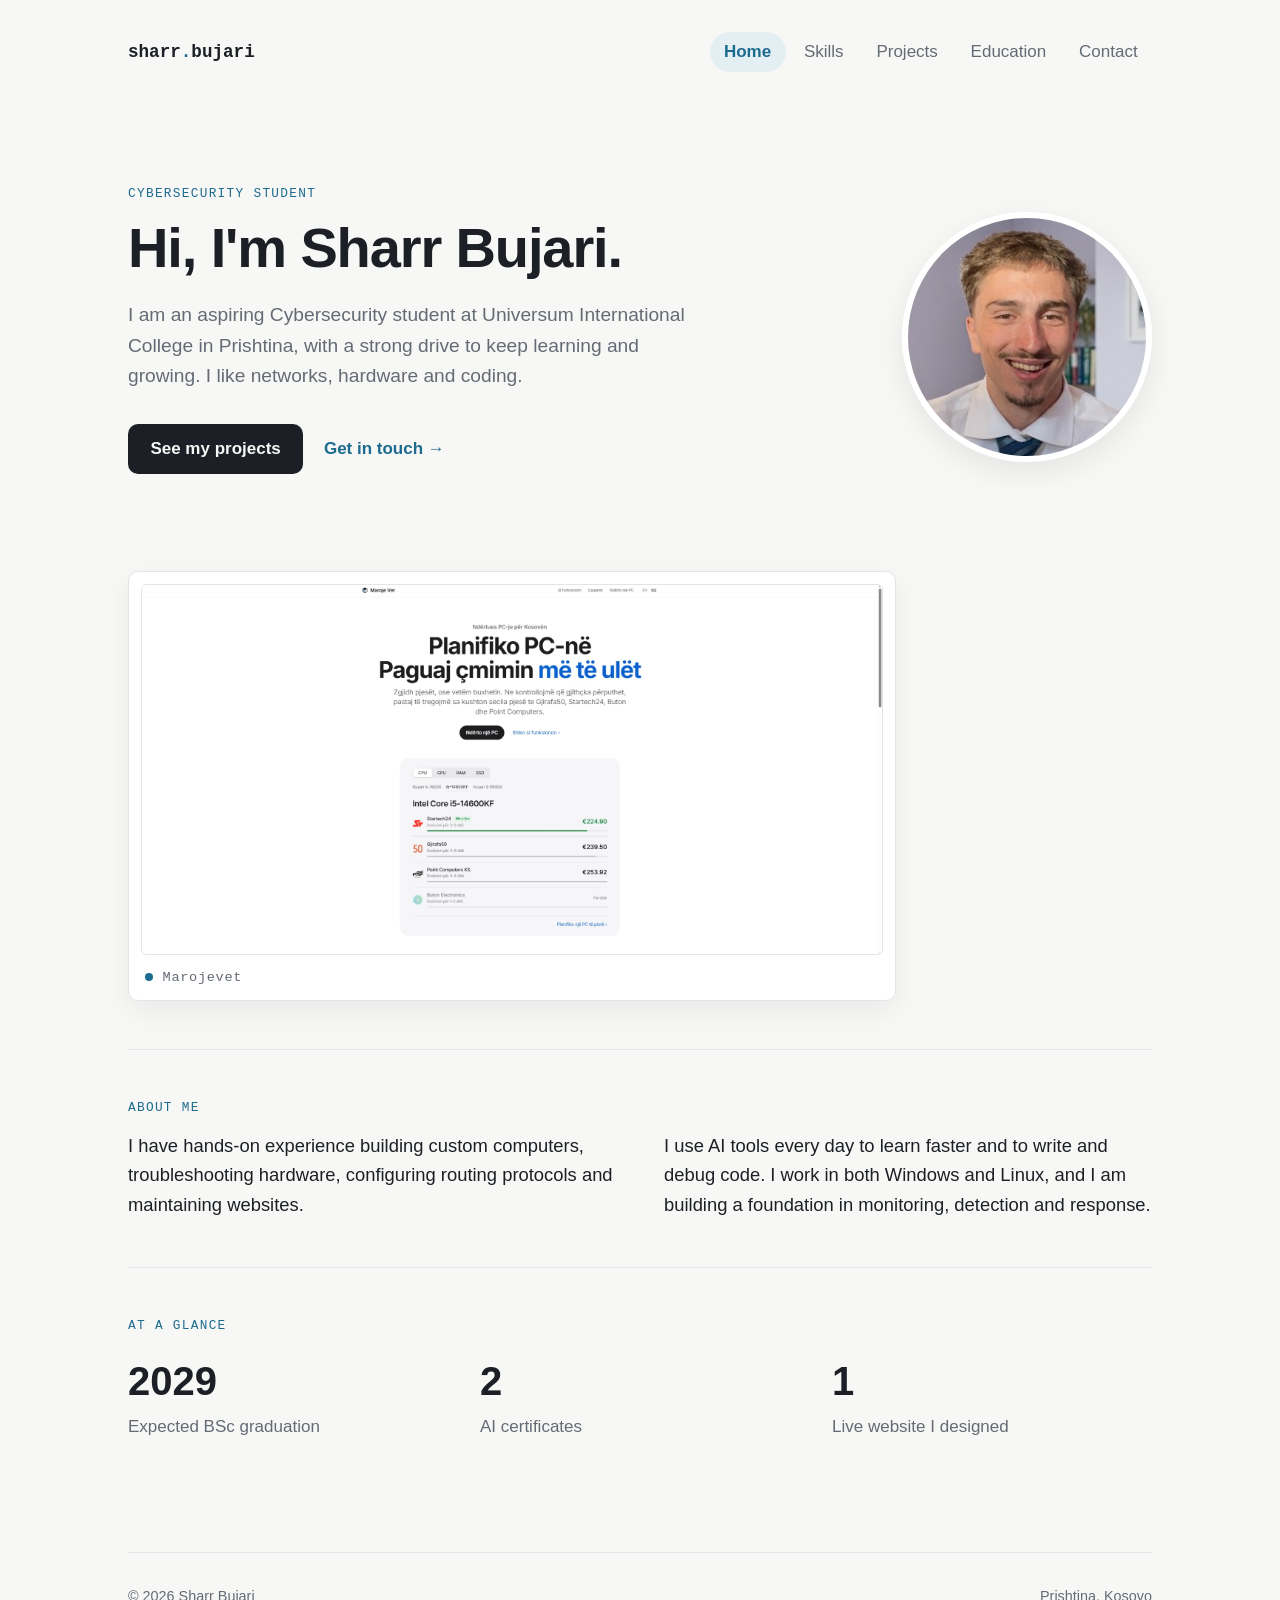
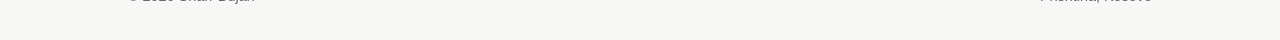
<file: index.html>
<!DOCTYPE html>
<!-- a -->
<html lang="en">
<head>
  <meta charset="UTF-8">
  <meta name="viewport" content="width=device-width, initial-scale=1">
  <meta name="description" content="Portfolio of Sharr Bujari, cybersecurity student in Prishtina.">
  <title>Home – Sharr Bujari</title>
  <link rel="stylesheet" href="css/style.css">
</head>
<body>

  <header class="site-header">
    <a class="logo" href="index.html">sharr<span class="logo-dot">.</span>bujari</a>
    <nav aria-label="Main">
      <ul>
        <li><a href="index.html" class="active" aria-current="page">Home</a></li>
        <li><a href="skills.html">Skills</a></li>
        <li><a href="projects.html">Projects</a></li>
        <li><a href="education.html">Education</a></li>
        <li><a href="contact.html">Contact</a></li>
      </ul>
    </nav>
  </header>

  <main>
    <section class="hero">
      <div class="hero-text">
        <p class="label">Cybersecurity student</p>
        <h1>Hi, I'm Sharr Bujari.</h1>
        <p class="lead">I am an aspiring Cybersecurity student at Universum International College
           in Prishtina, with a strong drive to keep learning and growing. I like networks,
           hardware and coding.</p>
        <p class="hero-links">
          <a class="button" href="projects.html">See my projects</a>
          <a class="text-link" href="contact.html">Get in touch &rarr;</a>
        </p>
      </div>
      <img class="profile-photo" src="images/profile.jpg" width="250" height="250"
           alt="Portrait of Sharr Bujari smiling, wearing a white shirt">
    </section>

    <section class="showcase" aria-label="Project screenshots">
      <div class="slideshow">
        <div class="slides">
          <figure class="slide">
            <img src="images/marojevet-home.webp" alt="Home page of Marojevet, a PC planner for Kosovo, showing one part's price compared across four shops">
            <figcaption>Marojevet</figcaption>
          </figure>
          <figure class="slide">
            <img src="images/marojevet-builder.webp" alt="Marojevet PC builder page with the chosen parts, an exploded view of the build and the total price">
            <figcaption>Marojevet</figcaption>
          </figure>
          <figure class="slide">
            <img src="images/zgjoi-home.webp" alt="Home page of the zgjoiAI platform with its five AI assistants">
            <figcaption>zgjoiAI</figcaption>
          </figure>
          <figure class="slide">
            <img src="images/zgjoi-authors.webp" alt="Authors and acknowledgements page of zgjoiAI">
            <figcaption>zgjoiAI</figcaption>
          </figure>
          <!-- copy of slide 1 so the loop restarts without a jump -->
          <figure class="slide slide-copy" aria-hidden="true">
            <img src="images/marojevet-home.webp" alt="">
            <figcaption>Marojevet</figcaption>
          </figure>
        </div>
      </div>
    </section>

    <section class="about">
      <h2 class="label">About me</h2>
      <div class="about-grid">
        <p>I have hands-on experience building custom computers, troubleshooting hardware,
           configuring routing protocols and maintaining websites.</p>
        <p>I use AI tools every day to learn faster and to write and debug code.
           I work in both Windows and Linux, and I am building a foundation in monitoring,
           detection and response.</p>
      </div>
    </section>

    <section class="facts">
      <h2 class="label">At a glance</h2>
      <ul class="fact-list">
        <li><span class="fact-number">2029</span> Expected BSc graduation</li>
        <li><span class="fact-number">2</span> AI certificates</li>
        <li><span class="fact-number">1</span> Live website I designed</li>
      </ul>
    </section>
  </main>

  <footer class="site-footer">
    <p>&copy; 2026 Sharr Bujari</p>
    <p>Prishtina, Kosovo</p>
  </footer>

</body>
</html>
</file>
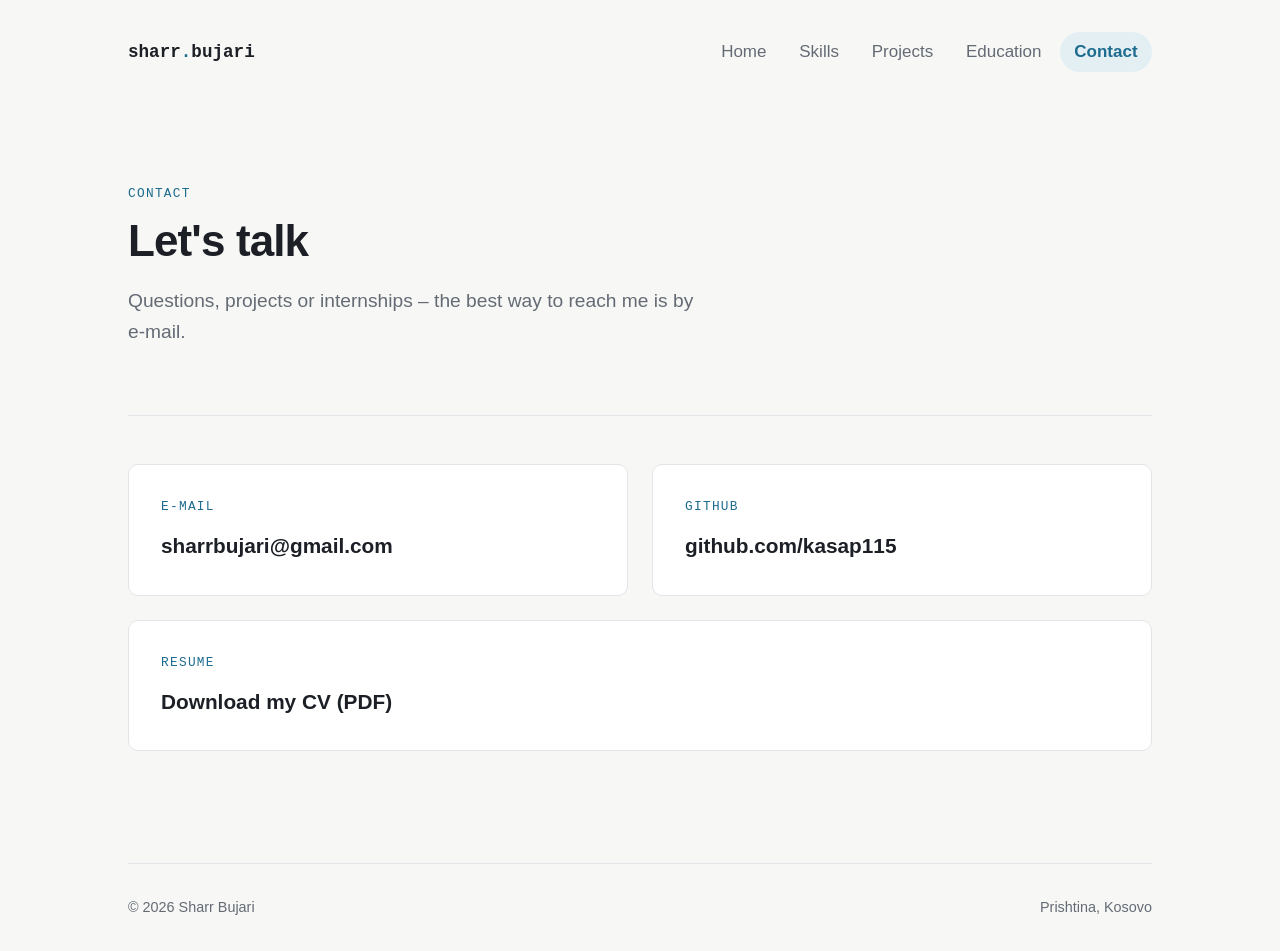
<file: contact.html>
<!DOCTYPE html>
<html lang="en">
<head>
  <meta charset="UTF-8">
  <meta name="viewport" content="width=device-width, initial-scale=1">
  <meta name="description" content="How to contact Sharr Bujari.">
  <title>Contact – Sharr Bujari</title>
  <link rel="stylesheet" href="css/style.css">
</head>
<body>

  <header class="site-header">
    <a class="logo" href="index.html">sharr<span class="logo-dot">.</span>bujari</a>
    <nav aria-label="Main">
      <ul>
        <li><a href="index.html">Home</a></li>
        <li><a href="skills.html">Skills</a></li>
        <li><a href="projects.html">Projects</a></li>
        <li><a href="education.html">Education</a></li>
        <li><a href="contact.html" class="active" aria-current="page">Contact</a></li>
      </ul>
    </nav>
  </header>

  <main>
    <section class="page-intro">
      <p class="label">Contact</p>
      <h1>Let's talk</h1>
      <p class="lead">Questions, projects or internships – the best way to reach me is by e-mail.</p>
    </section>

    <section class="contact-grid">
      <a class="contact-card" href="mailto:sharrbujari@gmail.com">
        <span class="label">E-mail</span>
        <span class="contact-value">sharrbujari@gmail.com</span>
      </a>
      <a class="contact-card" href="https://github.com/kasap115" target="_blank" rel="noopener noreferrer">
        <span class="label">GitHub</span>
        <span class="contact-value">github.com/kasap115</span>
      </a>
      <a class="contact-card contact-card-wide" href="files/Sharr-Bujari-CV-Cybersecurity.pdf"
         download="Sharr Bujari CV - Cybersecurity.pdf">
        <span class="label">Resume</span>
        <span class="contact-value">Download my CV (PDF)</span>
      </a>
    </section>
  </main>

  <footer class="site-footer">
    <p>&copy; 2026 Sharr Bujari</p>
    <p>Prishtina, Kosovo</p>
  </footer>

</body>
</html>
</file>
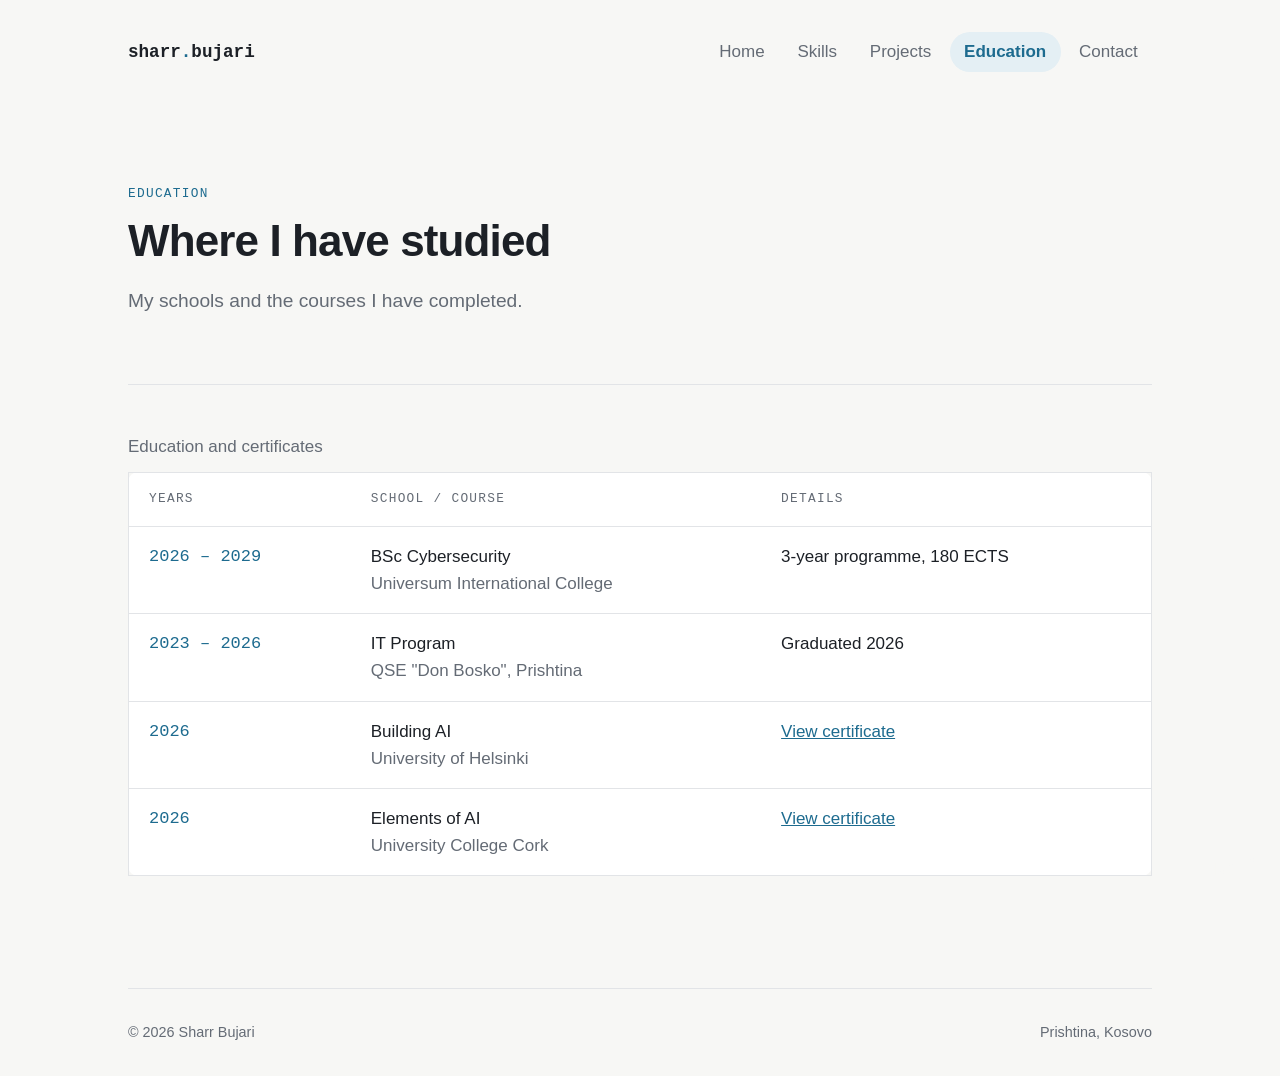
<file: education.html>
<!DOCTYPE html>
<html lang="en">
<head>
  <meta charset="UTF-8">
  <meta name="viewport" content="width=device-width, initial-scale=1">
  <meta name="description" content="Education and certificates of Sharr Bujari.">
  <title>Education – Sharr Bujari</title>
  <link rel="stylesheet" href="css/style.css">
</head>
<body>

  <header class="site-header">
    <a class="logo" href="index.html">sharr<span class="logo-dot">.</span>bujari</a>
    <nav aria-label="Main">
      <ul>
        <li><a href="index.html">Home</a></li>
        <li><a href="skills.html">Skills</a></li>
        <li><a href="projects.html">Projects</a></li>
        <li><a href="education.html" class="active" aria-current="page">Education</a></li>
        <li><a href="contact.html">Contact</a></li>
      </ul>
    </nav>
  </header>

  <main>
    <section class="page-intro">
      <p class="label">Education</p>
      <h1>Where I have studied</h1>
      <p class="lead">My schools and the courses I have completed.</p>
    </section>

    <section>
      <table>
        <caption>Education and certificates</caption>
        <tr>
          <th scope="col">Years</th>
          <th scope="col">School / Course</th>
          <th scope="col">Details</th>
        </tr>
        <tr>
          <td class="year">2026 – 2029</td>
          <td>BSc Cybersecurity<br><span class="muted">Universum International College</span></td>
          <td>3-year programme, 180 ECTS</td>
        </tr>
        <tr>
          <td class="year">2023 – 2026</td>
          <td>IT Program<br><span class="muted">QSE "Don Bosko", Prishtina</span></td>
          <td>Graduated 2026</td>
        </tr>
        <tr>
          <td class="year">2026</td>
          <td>Building AI<br><span class="muted">University of Helsinki</span></td>
          <td><a href="https://certificates.mooc.fi/validate/p27dbjmfax">View certificate</a></td>
        </tr>
        <tr>
          <td class="year">2026</td>
          <td>Elements of AI<br><span class="muted">University College Cork</span></td>
          <td><a href="https://certificates.mooc.fi/validate/h5926kd4clu">View certificate</a></td>
        </tr>
      </table>
    </section>
  </main>

  <footer class="site-footer">
    <p>&copy; 2026 Sharr Bujari</p>
    <p>Prishtina, Kosovo</p>
  </footer>

  <!-- Hidden easter egg: same colour as the page background until hovered -->
  <p class="secret" aria-hidden="true">(H<sub>2</sub>O)<sup>2</sup></p>

</body>
</html>
</file>
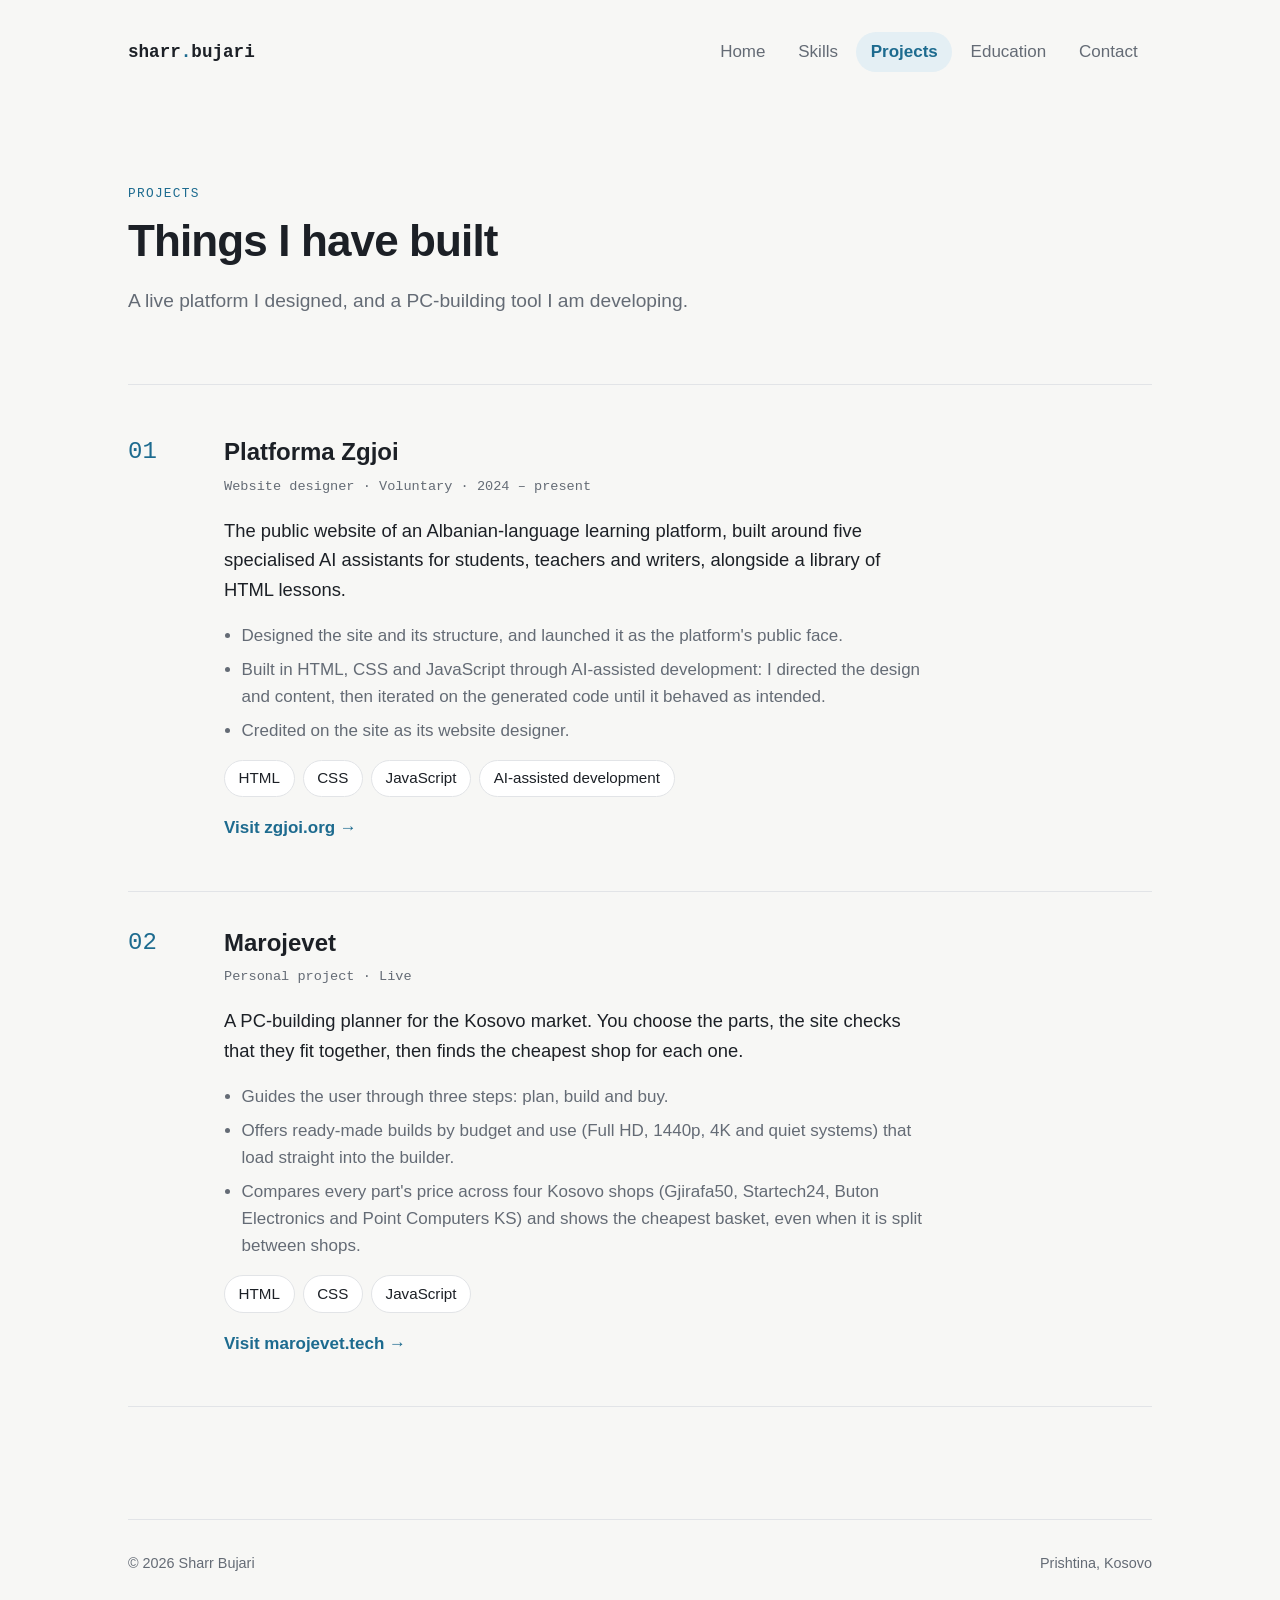
<file: projects.html>
<!DOCTYPE html>
<html lang="en">
<head>
  <meta charset="UTF-8">
  <meta name="viewport" content="width=device-width, initial-scale=1">
  <meta name="description" content="Projects by Sharr Bujari.">
  <title>Projects – Sharr Bujari</title>
  <link rel="stylesheet" href="css/style.css">
</head>
<body>

  <header class="site-header">
    <a class="logo" href="index.html">sharr<span class="logo-dot">.</span>bujari</a>
    <nav aria-label="Main">
      <ul>
        <li><a href="index.html">Home</a></li>
        <li><a href="skills.html">Skills</a></li>
        <li><a href="projects.html" class="active" aria-current="page">Projects</a></li>
        <li><a href="education.html">Education</a></li>
        <li><a href="contact.html">Contact</a></li>
      </ul>
    </nav>
  </header>

  <main>
    <section class="page-intro">
      <p class="label">Projects</p>
      <h1>Things I have built</h1>
      <p class="lead">A live platform I designed, and a PC-building tool I am developing.</p>
    </section>

    <section class="project-list">
      <article class="project">
        <p class="project-number">01</p>
        <div>
          <h2>Platforma Zgjoi</h2>
          <p class="project-meta">Website designer · Voluntary · 2024 – present</p>
          <p class="project-summary">The public website of an Albanian-language learning platform, built
             around five specialised AI assistants for students, teachers and writers, alongside a
             library of HTML lessons.</p>
          <ul class="project-points">
            <li>Designed the site and its structure, and launched it as the platform's public face.</li>
            <li>Built in HTML, CSS and JavaScript through AI-assisted development: I directed the
                design and content, then iterated on the generated code until it behaved as intended.</li>
            <li>Credited on the site as its website designer.</li>
          </ul>
          <ul class="tag-list" aria-label="Technologies">
            <li>HTML</li>
            <li>CSS</li>
            <li>JavaScript</li>
            <li>AI-assisted development</li>
          </ul>
          <p><a class="text-link" href="https://www.zgjoi.org">Visit zgjoi.org &rarr;</a></p>
        </div>
      </article>
      <article class="project">
        <p class="project-number">02</p>
        <div>
          <h2>Marojevet</h2>
          <p class="project-meta">Personal project · Live</p>
          <p class="project-summary">A PC-building planner for the Kosovo market. You choose the parts, the
             site checks that they fit together, then finds the cheapest shop for each one.</p>
          <ul class="project-points">
            <li>Guides the user through three steps: plan, build and buy.</li>
            <li>Offers ready-made builds by budget and use (Full HD, 1440p, 4K and quiet systems)
                that load straight into the builder.</li>
            <li>Compares every part's price across four Kosovo shops (Gjirafa50, Startech24,
                Buton Electronics and Point Computers KS) and shows the cheapest basket, even when it
                is split between shops.</li>
          </ul>
          <ul class="tag-list" aria-label="Technologies">
            <li>HTML</li>
            <li>CSS</li>
            <li>JavaScript</li>
          </ul>
          <p><a class="text-link" href="https://marojevet.tech">Visit marojevet.tech &rarr;</a></p>
        </div>
      </article>
    </section>
  </main>

  <footer class="site-footer">
    <p>&copy; 2026 Sharr Bujari</p>
    <p>Prishtina, Kosovo</p>
  </footer>

</body>
</html>
</file>
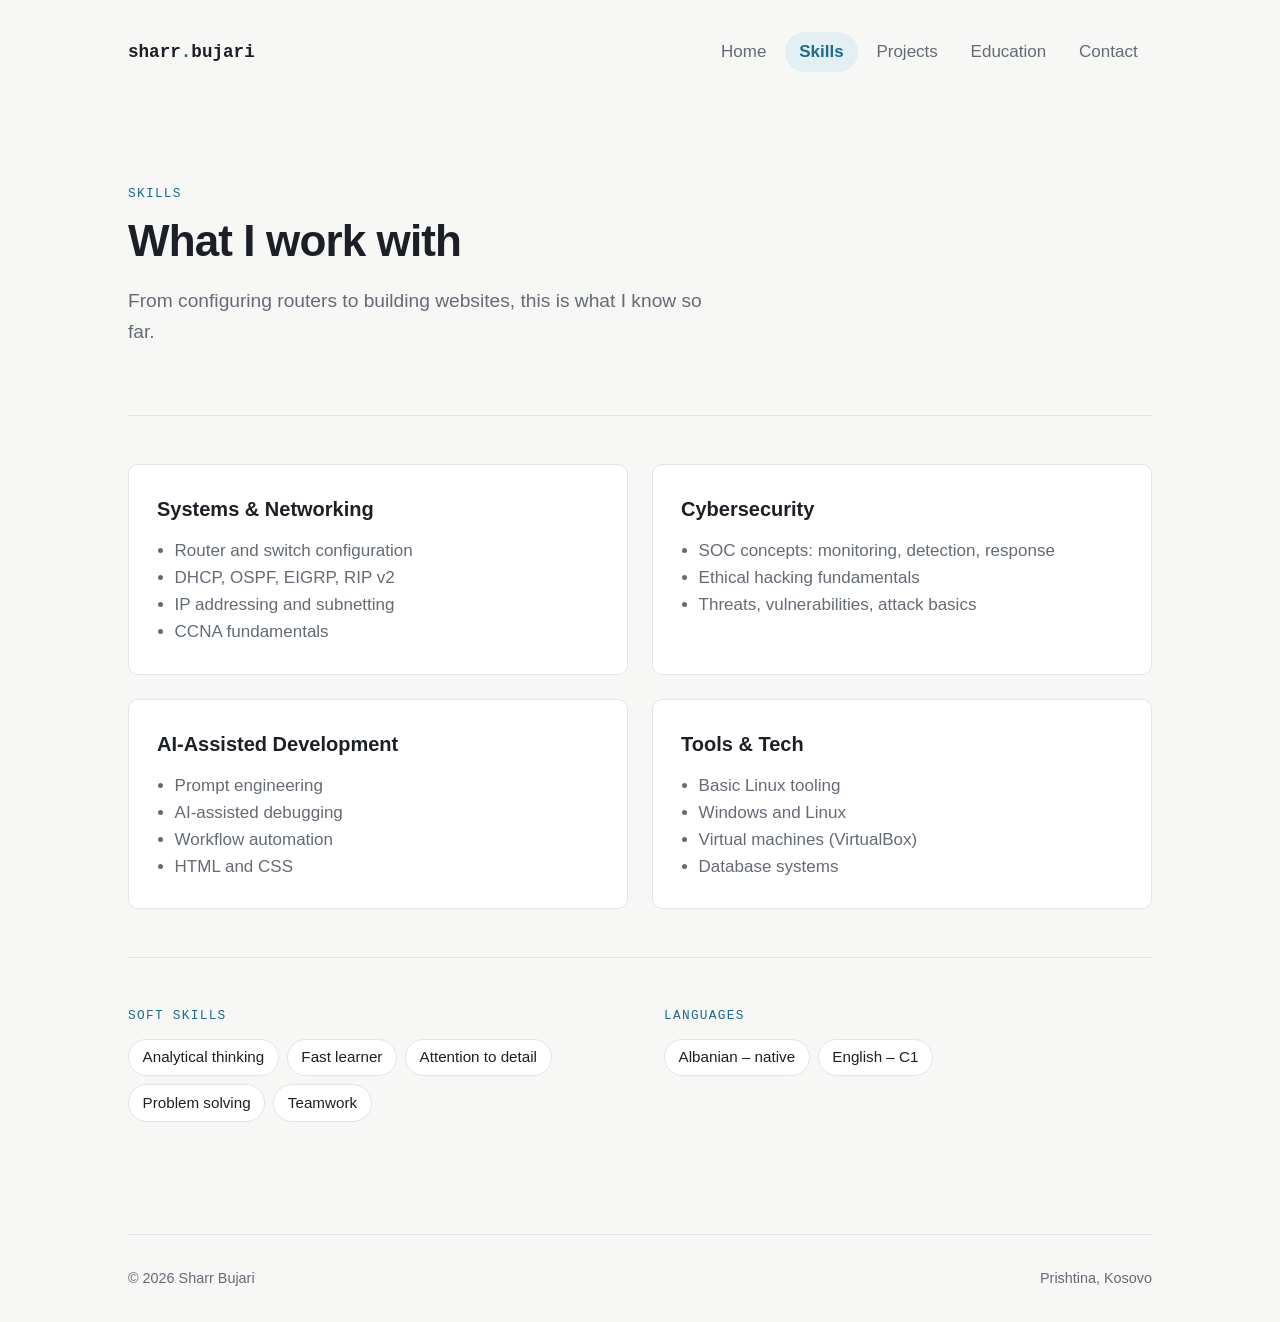
<file: skills.html>
<!DOCTYPE html>
<html lang="en">
<head>
  <meta charset="UTF-8">
  <meta name="viewport" content="width=device-width, initial-scale=1">
  <meta name="description" content="Skills of Sharr Bujari: networking, cybersecurity and web.">
  <title>Skills – Sharr Bujari</title>
  <link rel="stylesheet" href="css/style.css">
</head>
<body>

  <header class="site-header">
    <a class="logo" href="index.html">sharr<span class="logo-dot">.</span>bujari</a>
    <nav aria-label="Main">
      <ul>
        <li><a href="index.html">Home</a></li>
        <li><a href="skills.html" class="active" aria-current="page">Skills</a></li>
        <li><a href="projects.html">Projects</a></li>
        <li><a href="education.html">Education</a></li>
        <li><a href="contact.html">Contact</a></li>
      </ul>
    </nav>
  </header>

  <main>
    <section class="page-intro">
      <p class="label">Skills</p>
      <h1>What I work with</h1>
      <p class="lead">From configuring routers to building websites, this is what I know so far.</p>
    </section>

    <section class="card-grid">
      <article class="card">
        <h2>Systems &amp; Networking</h2>
        <ul>
          <li>Router and switch configuration</li>
          <li>DHCP, OSPF, EIGRP, RIP v2</li>
          <li>IP addressing and subnetting</li>
          <li>CCNA fundamentals</li>
        </ul>
      </article>
      <article class="card">
        <h2>Cybersecurity</h2>
        <ul>
          <li>SOC concepts: monitoring, detection, response</li>
          <li>Ethical hacking fundamentals</li>
          <li>Threats, vulnerabilities, attack basics</li>
        </ul>
      </article>
      <article class="card">
        <h2>AI-Assisted Development</h2>
        <ul>
          <li>Prompt engineering</li>
          <li>AI-assisted debugging</li>
          <li>Workflow automation</li>
          <li>HTML and CSS</li>
        </ul>
      </article>
      <article class="card">
        <h2>Tools &amp; Tech</h2>
        <ul>
          <li>Basic Linux tooling</li>
          <li>Windows and Linux</li>
          <li>Virtual machines (VirtualBox)</li>
          <li>Database systems</li>
        </ul>
      </article>
    </section>

    <section class="split">
      <div>
        <h2 class="label">Soft skills</h2>
        <ul class="tag-list">
          <li>Analytical thinking</li>
          <li>Fast learner</li>
          <li>Attention to detail</li>
          <li>Problem solving</li>
          <li>Teamwork</li>
        </ul>
      </div>
      <div>
        <h2 class="label">Languages</h2>
        <ul class="tag-list">
          <li>Albanian – native</li>
          <li>English – C1</li>
        </ul>
      </div>
    </section>
  </main>

  <footer class="site-footer">
    <p>&copy; 2026 Sharr Bujari</p>
    <p>Prishtina, Kosovo</p>
  </footer>

</body>
</html>
</file>
<file: css/style.css>
/* ===== 1. VARIABLES (colours, fonts, spacing) ===== */
:root {
  --color-text: #1c2026;
  --color-muted: #646b75;
  --color-bg: #f7f7f5;
  --color-surface: #ffffff;
  --color-accent: #1d6b8f;
  --color-accent-soft: #e4eff4;
  --color-line: #e2e4e7;
  --font-main: "Segoe UI", Arial, sans-serif;
  --font-mono: Consolas, "Courier New", monospace;
  --space: 1rem;
  --page-width: 68rem;
  --radius: 10px;
}

/* ===== 2. BASE ===== */
* {
  box-sizing: border-box;
}

body {
  margin: 0;
  font-family: var(--font-main);
  font-size: 1.0625rem;          /* 17px */
  line-height: 1.6;
  color: var(--color-text);
  background: var(--color-bg);
}

img {
  max-width: 100%;
  height: auto;
}

a {
  color: var(--color-accent);
}

h1 {
  margin: 0 0 var(--space);
  font-size: 2.75rem;
  line-height: 1.15;
  font-weight: 600;
  letter-spacing: -0.02em;
}

h2 {
  margin: 0 0 0.75rem;
  font-size: 1.25rem;
  font-weight: 600;
}

/* Small mono label used above headings */
.label {
  display: block;
  margin: 0 0 0.75rem;
  font-family: var(--font-mono);
  font-size: 0.8rem;
  font-weight: 400;
  letter-spacing: 0.1em;
  text-transform: uppercase;
  color: var(--color-accent);
}

.lead {
  max-width: 36rem;
  font-size: 1.2rem;
  color: var(--color-muted);
}

.muted {
  color: var(--color-muted);
}

.text-link {
  font-weight: 600;
  text-decoration: none;
}

.text-link:hover {
  text-decoration: underline;
}

.button {
  display: inline-block;
  padding: 0.7rem 1.4rem;
  margin-right: var(--space);
  border-radius: var(--radius);
  background: var(--color-text);
  color: var(--color-bg);
  font-weight: 600;
  text-decoration: none;
}

.button:hover {
  background: var(--color-accent);
}

/* ===== 3. HEADER + NAV ===== */
.site-header {
  display: flex;
  justify-content: space-between;
  align-items: center;
  flex-wrap: wrap;
  gap: var(--space);
  max-width: var(--page-width);
  margin: 0 auto;
  padding: calc(var(--space) * 2) calc(var(--space) * 2);
}

.logo {
  font-family: var(--font-mono);
  font-size: 1.1rem;
  font-weight: 700;
  color: var(--color-text);
  text-decoration: none;
}

.logo-dot {
  color: var(--color-accent);
}

nav ul {
  display: flex;
  flex-wrap: wrap;
  gap: 0.25rem;
  list-style: none;
  margin: 0;
  padding: 0;
}

nav a {
  display: block;
  padding: 0.4rem 0.9rem;
  border-radius: 999px;
  color: var(--color-muted);
  text-decoration: none;
}

nav a:hover {
  color: var(--color-text);
}

nav a.active {
  background: var(--color-accent-soft);
  color: var(--color-accent);
  font-weight: 600;
}

/* ===== 4. PAGE LAYOUT ===== */
main {
  max-width: var(--page-width);
  margin: 0 auto;
  padding: 0 calc(var(--space) * 2);
}

main section {
  padding: calc(var(--space) * 3) 0;
}

.page-intro {
  padding-top: calc(var(--space) * 5);
  border-bottom: 1px solid var(--color-line);
}

/* ===== 5. HOME ===== */
.hero {
  display: grid;
  grid-template-columns: 1fr auto;
  align-items: center;
  gap: calc(var(--space) * 4);
  padding-top: calc(var(--space) * 5);
  padding-bottom: calc(var(--space) * 5);
}

.hero h1 {
  font-size: 3.5rem;
}

.hero-links {
  margin-top: calc(var(--space) * 2);
}

.profile-photo {
  border-radius: 50%;
  border: 6px solid var(--color-surface);
  box-shadow: 0 10px 30px rgba(0, 0, 0, 0.08);
}

.about,
.facts {
  border-top: 1px solid var(--color-line);
}

.about-grid {
  display: grid;
  grid-template-columns: 1fr 1fr;
  gap: calc(var(--space) * 3);
}

.about-grid p {
  margin: 0;
  font-size: 1.15rem;
}

.fact-list {
  display: grid;
  grid-template-columns: repeat(3, 1fr);
  gap: calc(var(--space) * 2);
  list-style: none;
  margin: 0;
  padding: 0;
  color: var(--color-muted);
}

.fact-number {
  display: block;
  font-size: 2.5rem;
  font-weight: 600;
  color: var(--color-text);
}

/* ===== 5b. PROJECT SLIDESHOW (CSS only, no JavaScript) ===== */
/* 4 slides + a copy of slide 1 at the end so the loop has no jump.
   One cycle = 12s: each slide stays 2.5s, then slides across in 0.5s. */
.showcase {
  padding-top: 0;
}

/* A light card, like the cards on the Skills page, so the dark
   screenshots sit inside the page instead of clashing with it. */
.slideshow {
  overflow: hidden;
  max-width: 48rem;
  border: 1px solid var(--color-line);
  border-radius: var(--radius);
  background: var(--color-surface);
  box-shadow: 0 10px 30px rgba(0, 0, 0, 0.06);
}

.slides {
  display: flex;
  width: 500%;                   /* 5 slides, each 20% of this */
  animation: slide-across 12s ease-in-out infinite;
}

.slideshow:hover .slides {
  animation-play-state: paused;  /* hold still while someone is looking */
}

.slide {
  flex: none;
  width: 20%;
  margin: 0;
  padding: 0.75rem 0.75rem 0;    /* white frame around each screenshot */
}

.slide img {
  display: block;
  width: 100%;
  aspect-ratio: 2 / 1;           /* the screenshots are 2:1 */
  object-fit: cover;
  border: 1px solid var(--color-line);
  border-radius: calc(var(--radius) - 4px);
}

/* Project name sits on the white card, under the screenshot */
.slide figcaption {
  padding: 0.75rem 0.25rem;
  font-family: var(--font-mono);
  font-size: 0.85rem;
  letter-spacing: 0.05em;
  color: var(--color-muted);
}

.slide figcaption::before {
  content: "";
  display: inline-block;
  width: 0.5rem;
  height: 0.5rem;
  margin-right: 0.6rem;
  border-radius: 50%;
  background: var(--color-accent);
}

@keyframes slide-across {
  0%, 20.83%  { transform: translateX(0); }
  25%, 45.83% { transform: translateX(-20%); }
  50%, 70.83% { transform: translateX(-40%); }
  75%, 95.83% { transform: translateX(-60%); }
  100%        { transform: translateX(-80%); }
}

/* Visitors who ask for less motion get a swipeable strip instead */
@media (prefers-reduced-motion: reduce) {
  .slideshow {
    overflow-x: auto;
    scroll-snap-type: x mandatory;
  }

  .slides {
    width: 400%;
    animation: none;
  }

  .slide {
    width: 25%;
    scroll-snap-align: start;
  }

  .slide-copy {
    display: none;
  }
}

/* ===== 6. SKILLS ===== */
.card-grid {
  display: grid;
  grid-template-columns: repeat(2, 1fr);
  gap: calc(var(--space) * 1.5);
}

.card {
  padding: calc(var(--space) * 1.75);
  background: var(--color-surface);
  border: 1px solid var(--color-line);
  border-radius: var(--radius);
}

.card ul {
  margin: 0;
  padding-left: 1.1rem;
  color: var(--color-muted);
}

.split {
  display: grid;
  grid-template-columns: 1fr 1fr;
  gap: calc(var(--space) * 3);
  border-top: 1px solid var(--color-line);
}

.tag-list {
  display: flex;
  flex-wrap: wrap;
  gap: 0.5rem;
  list-style: none;
  margin: 0;
  padding: 0;
}

.tag-list li {
  padding: 0.35rem 0.85rem;
  border: 1px solid var(--color-line);
  border-radius: 999px;
  background: var(--color-surface);
  font-size: 0.95rem;
}

/* ===== 7. PROJECTS ===== */
.project {
  display: grid;
  grid-template-columns: 5rem 1fr;
  gap: var(--space);
  padding: calc(var(--space) * 2) 0;
  border-bottom: 1px solid var(--color-line);
}

.project:first-child {
  padding-top: 0;
}

.project-number {
  margin: 0;
  font-family: var(--font-mono);
  font-size: 1.5rem;
  color: var(--color-accent);
}

.project h2 {
  margin-bottom: 0.25rem;
  font-size: 1.5rem;
}

.project p {
  max-width: 44rem;
}

.project-summary {
  font-size: 1.15rem;
}

.project-points {
  max-width: 44rem;
  margin: 0 0 var(--space);
  padding-left: 1.1rem;
  color: var(--color-muted);
}

.project-points li {
  margin-bottom: 0.4rem;
}

.project .tag-list {
  margin-bottom: var(--space);
}

.project-meta {
  margin: 0;
  font-family: var(--font-mono);
  font-size: 0.85rem;
  color: var(--color-muted);
}

/* ===== 8. EDUCATION TABLE ===== */
table {
  width: 100%;
  border-collapse: collapse;
  background: var(--color-surface);
  border: 1px solid var(--color-line);
  border-radius: var(--radius);
}

caption {
  text-align: left;
  padding-bottom: 0.75rem;
  color: var(--color-muted);
}

th,
td {
  text-align: left;
  vertical-align: top;
  padding: 1rem 1.25rem;
  border-bottom: 1px solid var(--color-line);
}

th {
  font-family: var(--font-mono);
  font-size: 0.8rem;
  font-weight: 400;
  letter-spacing: 0.1em;
  text-transform: uppercase;
  color: var(--color-muted);
}

.year {
  font-family: var(--font-mono);
  white-space: nowrap;
  color: var(--color-accent);
}

/* ===== 9. CONTACT ===== */
.contact-grid {
  display: grid;
  grid-template-columns: 1fr 1fr;
  gap: calc(var(--space) * 1.5);
}

.contact-card {
  display: block;
  padding: calc(var(--space) * 2);
  background: var(--color-surface);
  border: 1px solid var(--color-line);
  border-radius: var(--radius);
  text-decoration: none;
}

.contact-card:hover {
  border-color: var(--color-accent);
}

.contact-value {
  font-size: 1.3rem;
  font-weight: 600;
  color: var(--color-text);
  word-break: break-word;
}

.contact-card-wide {
  grid-column: 1 / -1;
}

/* ===== 9b. HIDDEN EASTER EGG (education page) ===== */
.secret {
  position: fixed;
  right: 0;
  bottom: 0;
  margin: 0;
  padding: 1rem 1.5rem;          /* makes the hover area bigger than the text */
  font-family: var(--font-mono);
  font-size: 1.1rem;
  color: var(--color-bg);        /* same as the page background = invisible */
  transition: color 0.3s ease;
  cursor: default;
}

.secret:hover {
  color: var(--color-accent);
}

.secret sub,
.secret sup {
  line-height: 0;                /* stop the sub/sup from changing the line height */
}

/* ===== 10. FOOTER ===== */
.site-footer {
  display: flex;
  justify-content: space-between;
  width: calc(100% - var(--space) * 4);
  max-width: calc(var(--page-width) - var(--space) * 4);
  margin: calc(var(--space) * 4) auto 0;
  padding: calc(var(--space) * 2) 0;
  border-top: 1px solid var(--color-line);
  font-size: 0.9rem;
  color: var(--color-muted);
}

.site-footer p {
  margin: 0;
}

/* ===== 11. SMALL SCREENS ===== */
@media (max-width: 760px) {
  h1,
  .hero h1 {
    font-size: 2.25rem;
  }

  .hero,
  .about-grid,
  .card-grid,
  .split,
  .contact-grid {
    grid-template-columns: 1fr;
  }

  .hero img {
    order: -1;
    width: 160px;
  }

  .fact-list {
    grid-template-columns: 1fr;
  }

  .project {
    grid-template-columns: 1fr;
  }
}
</file>
